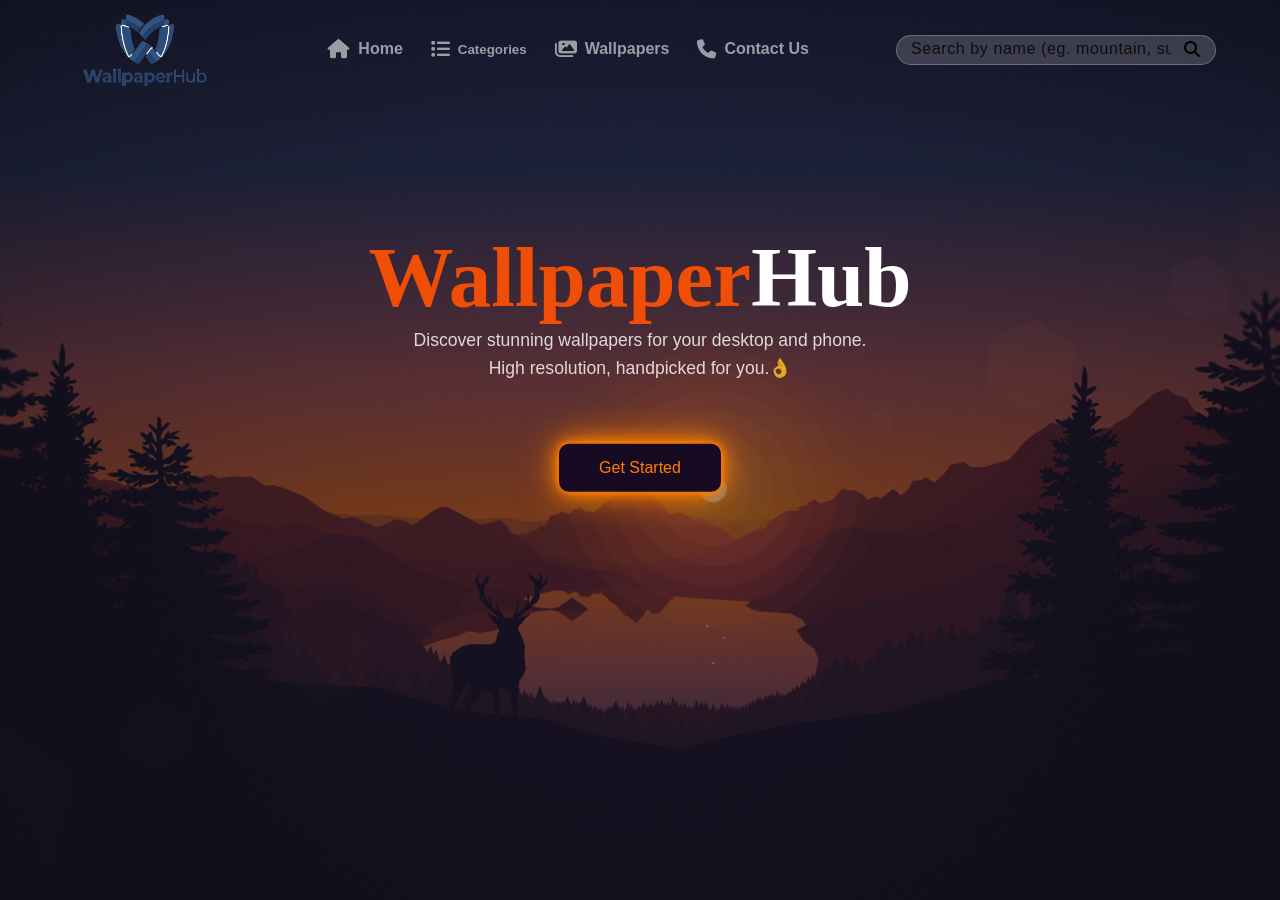
<file: PAGES/index.html>
<!DOCTYPE html>
<html lang="en">
<head>
    <meta charset="UTF-8">
    <meta name="viewport" content="width=device-width, initial-scale=1.0">
    <title>WallpaperHub</title>
    <link rel="stylesheet" href="../STYLESHEETS/Sheet.css">
    <link rel="stylesheet" href="https://cdnjs.cloudflare.com/ajax/libs/font-awesome/6.5.1/css/all.min.css">
</head>
<body>
    <div class="main">
        <header class="h1-container">
            <div class="navbar">
                <div class="logo-container">
                    <a href="index.html">
                        <img src="../ASSETS/logo.png" class="nav-logo" alt="Logo">
                    </a>
                </div>

                <nav class="menu" aria-label="Primary navigation">
                    <ul>
                        <li><a href="homepage.html"><i class="fa-solid fa-house"></i>Home</a></li>
                        <li class="nav-item dropdown">
                            <button type="button" class="dropdown-toggle"><i class="fa-solid fa-list"></i>Categories</button>
                            <ul class="dropdown-menu">
                                <li><a href="categorypage.html?category=nature"><i class="fa-solid fa-mountain-sun"></i>Nature</a></li>
                                <li><a href="categorypage.html?category=city"><i class="fa-solid fa-city"></i>City</a></li>
                                <li><a href="categorypage.html?category=space"><i class="fa-solid fa-rocket"></i>Space</a></li>
                                <li><a href="categorypage.html?category=abstract"><i class="fa-solid fa-palette"></i>Abstract</a></li>
                                <li><a href="categorypage.html?category=animals"><i class="fa-solid fa-paw"></i>Animals</a></li>
                                <li><a href="categorypage.html?category=oceans"><i class="fa-solid fa-water"></i>Oceans</a></li>
                                <li><a href="categorypage.html?category=mountains"><i class="fa-solid fa-mountain"></i>Mountains</a></li>
                                <li><a href="categorypage.html?category=deserts"><i class="fa-solid fa-campground"></i>Deserts</a></li>
                                <li><a href="categorypage.html?category=minimal"><i class="fa-solid fa-ellipsis"></i>Minimal</a></li>
                            </ul>
                        </li>
                        <li><a href="homepage.html"><i class="fa-solid fa-images"></i>Wallpapers</a></li>
                        <li><a href="contact.html"><i class="fa-solid fa-phone"></i>Contact Us</a></li>
                    </ul>
                </nav>

                <div class="search-box">
                    <input class="search-text" id="site-search" type="text" placeholder="Search by name (eg. mountain, sunset)">
                    <a class="search-btn" href="#"><i class="fas fa-search"></i></a>
                </div>
            </div>
        </header>

        <main class="content">
            <h1 class="heading"><span class="wall">Wallpaper</span>Hub</h1>
            <p class="paragraph">Discover stunning wallpapers for your desktop and phone.<br> High resolution, handpicked for you.👌</p>
            <a href="homepage.html" class="btn">Get Started</a>
        </main>
    </div>
    <script src="../JAVASCRIPTS/index.js"></script>
</body>
</html>
</file>
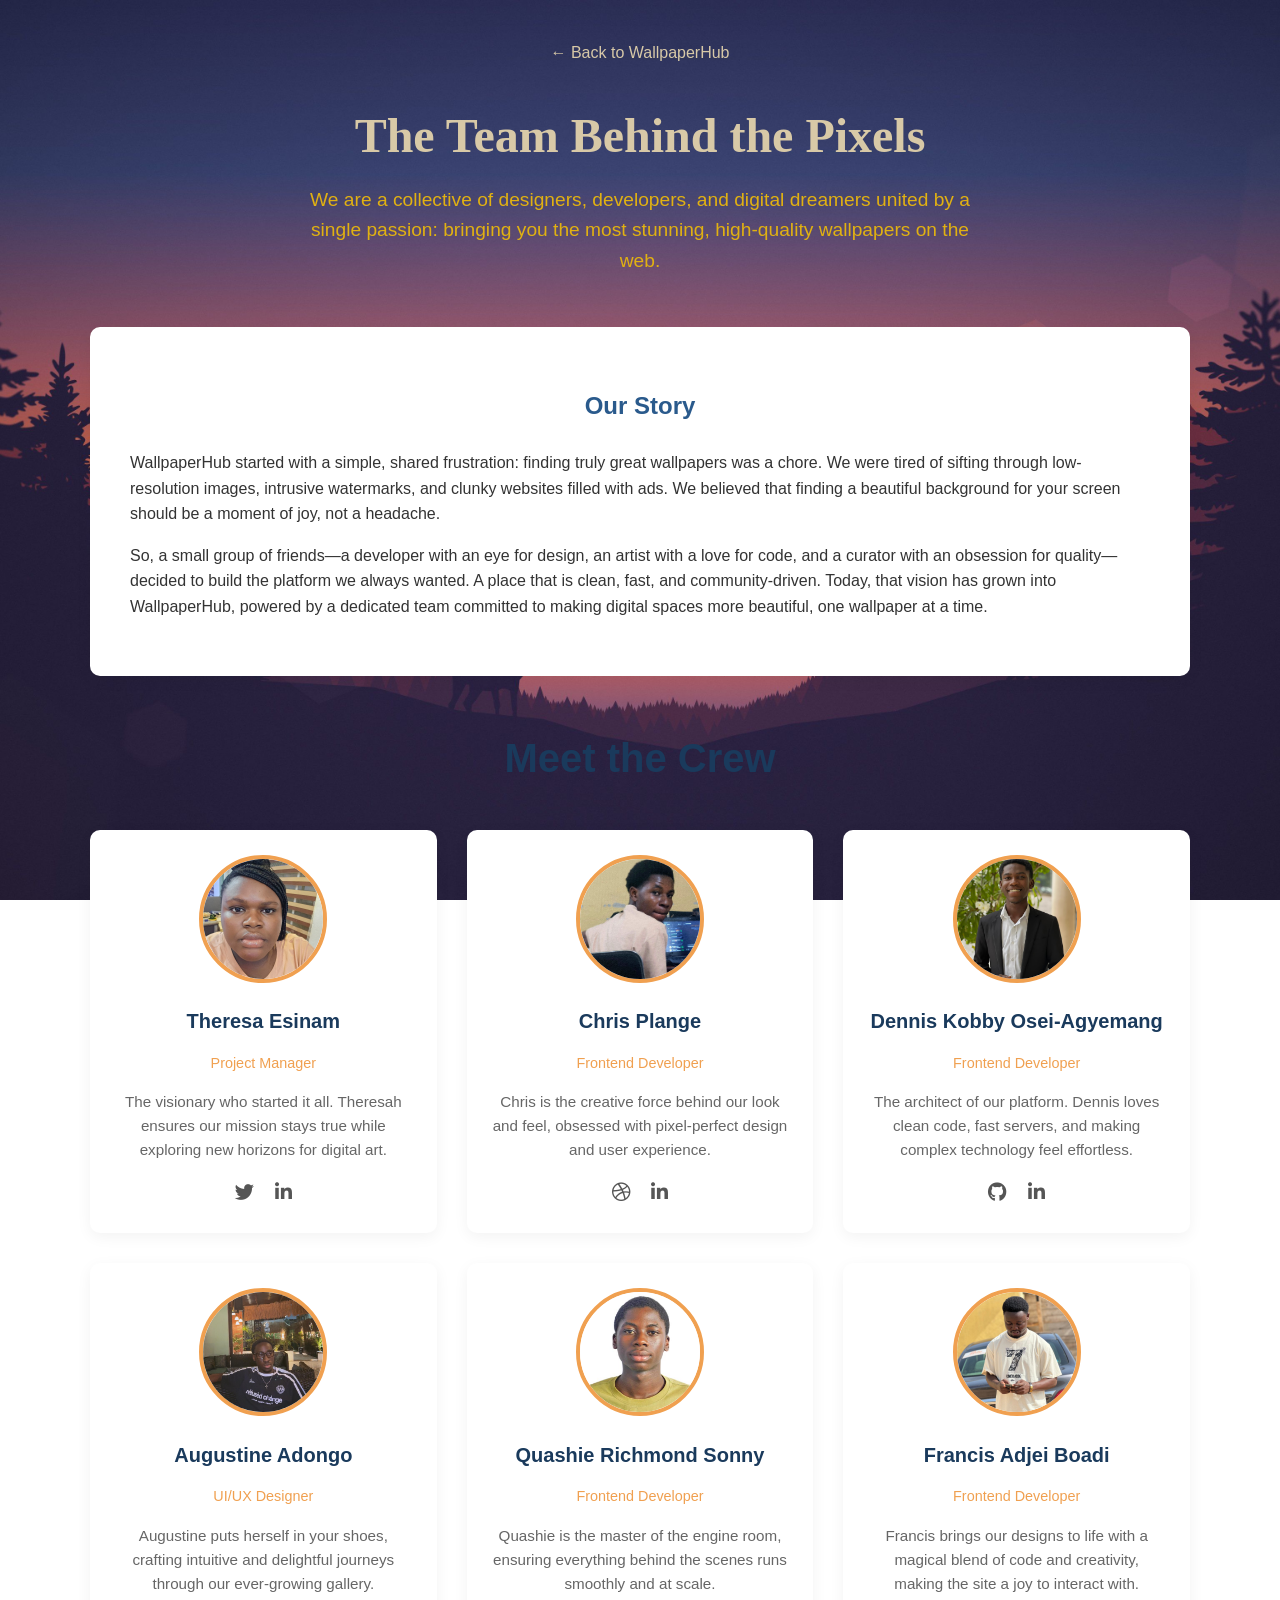
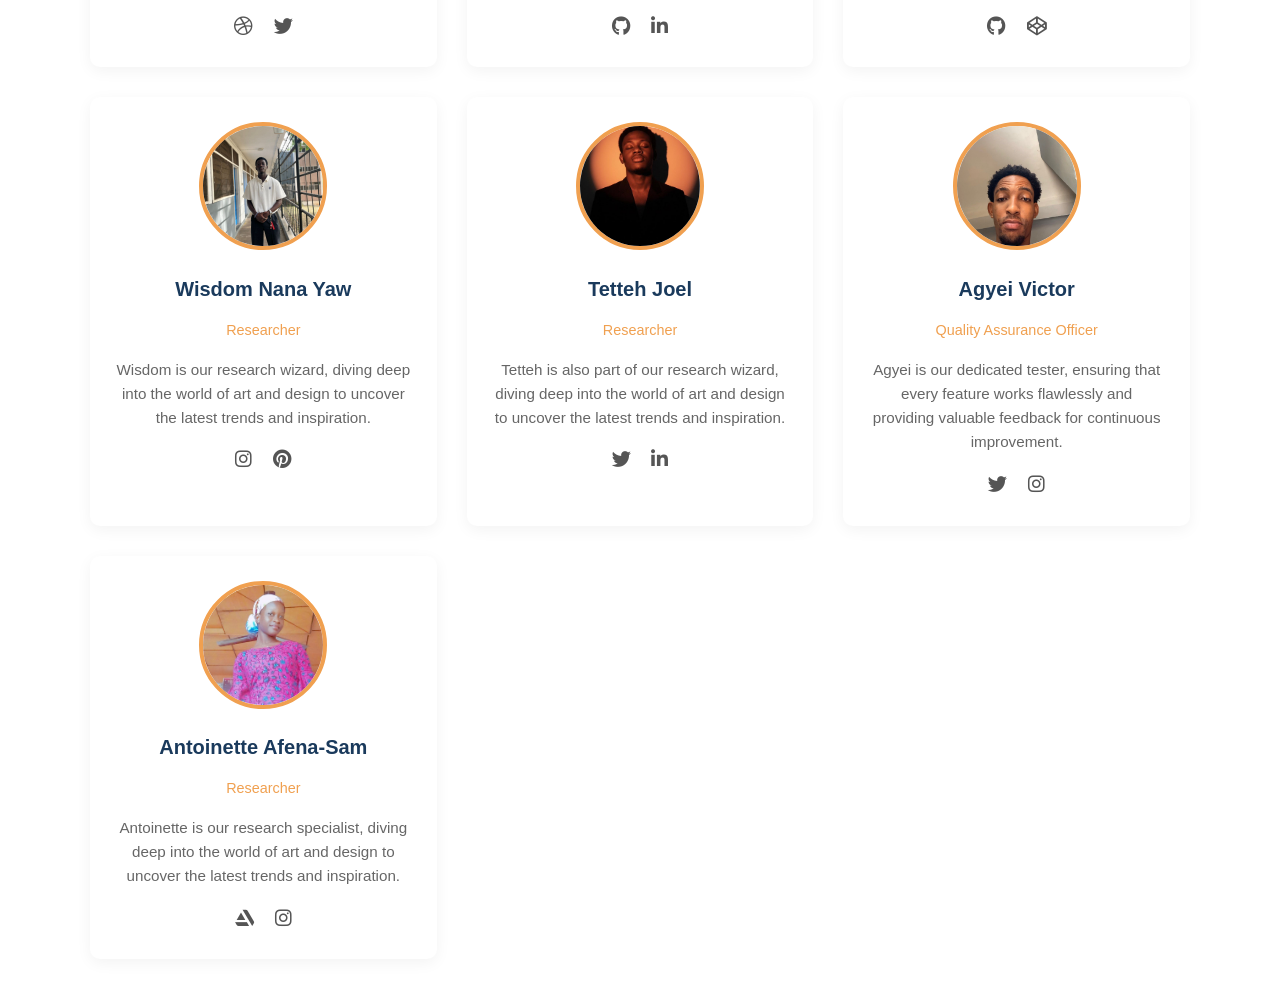
<file: PAGES/About-us.html>
<!DOCTYPE html>
<html lang="en">

<head>
    <meta charset="UTF-8">
    <meta name="viewport" content="width=device-width, initial-scale=1.0">
    <title>About Us - WallpaperHub</title>
    <link rel="stylesheet" href="https://cdnjs.cloudflare.com/ajax/libs/font-awesome/6.4.0/css/all.min.css">
    <link rel="stylesheet" href="../STYLESHEETS/About-us.css">
</head>

<body>

    <div class="container">
        <a href="homepage.html" class="nav-home">&larr; Back to WallpaperHub</a>

        <div class="header">
            <h1>The Team Behind the Pixels</h1>
            <p class="subtitle">We are a collective of designers, developers, and digital dreamers united by a single
                passion: bringing you the most stunning, high-quality wallpapers on the web.</p>
        </div>

        <div class="story-section">
            <h2>Our Story</h2>
            <p>WallpaperHub started with a simple, shared frustration: finding truly great wallpapers was a chore. We
                were tired of sifting through low-resolution images, intrusive watermarks, and clunky websites filled
                with ads. We believed that finding a beautiful background for your screen should be a moment of joy, not
                a headache.</p>
            <p>So, a small group of friends—a developer with an eye for design, an artist with a love for code, and a
                curator with an obsession for quality—decided to build the platform we always wanted. A place that is
                clean, fast, and community-driven. Today, that vision has grown into WallpaperHub, powered by a
                dedicated team committed to making digital spaces more beautiful, one wallpaper at a time.</p>
        </div>

        <div class="team-section">
            <h2>Meet the Crew</h2>
            <div class="team-grid">
                <!-- Team Member 1 -->
                <div class="team-member-card">
                    <img src="../ASSETS/pm.jpeg" alt="Team Member Photo" class="member-photo">
                    <h3 class="member-name">Theresa Esinam</h3>
                    <p class="member-role">Project Manager</p>
                    <p class="member-bio">The visionary who started it all. Theresah ensures our mission stays true
                        while exploring new horizons for digital art.</p>
                    <div class="member-socials">
                        <a href="#"><i class="fab fa-twitter"></i></a>
                        <a href="#"><i class="fab fa-linkedin-in"></i></a>
                    </div>
                </div>

                <!-- Team Member 2 -->
                <div class="team-member-card">
                    <img src="../ASSETS/sfd.jpeg" alt="Team Member Photo" class="member-photo">
                    <h3 class="member-name">Chris Plange</h3>
                    <p class="member-role">Frontend Developer</p>
                    <p class="member-bio">Chris is the creative force behind our look and feel, obsessed with
                        pixel-perfect design and user experience.</p>
                    <div class="member-socials">
                        <a href="#"><i class="fab fa-dribbble"></i></a>
                        <a href="#"><i class="fab fa-linkedin-in"></i></a>
                    </div>
                </div>

                <!-- Team Member 3 -->
                <div class="team-member-card">
                    <img src="../ASSETS/fd.jpg" alt="Team Member Photo" class="member-photo">
                    <h3 class="member-name">Dennis Kobby Osei-Agyemang</h3>
                    <p class="member-role">Frontend Developer</p>
                    <p class="member-bio">The architect of our platform. Dennis loves clean code, fast servers, and
                        making complex technology feel effortless.</p>
                    <div class="member-socials">
                        <a href="#"><i class="fab fa-github"></i></a>
                        <a href="#"><i class="fab fa-linkedin-in"></i></a>
                    </div>
                </div>

                <!-- Team Member 4 -->
                <div class="team-member-card">
                    <img src="../ASSETS/UI.jpeg" alt="Team Member Photo" class="member-photo">
                    <h3 class="member-name">Augustine Adongo</h3>
                    <p class="member-role">UI/UX Designer</p>
                    <p class="member-bio">Augustine puts herself in your shoes, crafting intuitive and delightful
                        journeys through our ever-growing gallery.</p>
                    <div class="member-socials">
                        <a href="#"><i class="fab fa-dribbble"></i></a>
                        <a href="#"><i class="fab fa-twitter"></i></a>
                    </div>
                </div>

                <!-- Team Member 5 -->
                <div class="team-member-card">
                    <img src="../ASSETS/fd1.jpeg" alt="Team Member Photo" class="member-photo">
                    <h3 class="member-name">Quashie Richmond Sonny</h3>
                    <p class="member-role">Frontend Developer</p>
                    <p class="member-bio">Quashie is the master of the engine room, ensuring everything behind the
                        scenes runs smoothly and at scale.</p>
                    <div class="member-socials">
                        <a href="#"><i class="fab fa-github"></i></a>
                        <a href="#"><i class="fab fa-linkedin-in"></i></a>
                    </div>
                </div>

                <!-- Team Member 6 -->
                <div class="team-member-card">
                    <img src="../ASSETS/fd2.jpeg" alt="Team Member Photo" class="member-photo">
                    <h3 class="member-name">Francis Adjei Boadi</h3>
                    <p class="member-role">Frontend Developer</p>
                    <p class="member-bio">Francis brings our designs to life with a magical blend of code and
                        creativity, making the site a joy to interact with.</p>
                    <div class="member-socials">
                        <a href="#"><i class="fab fa-github"></i></a>
                        <a href="#"><i class="fab fa-codepen"></i></a>
                    </div>
                </div>

                <!-- Team Member 7 -->
                <div class="team-member-card">
                    <img src="../ASSETS/res.jpeg" alt="Team Member Photo" class="member-photo">
                    <h3 class="member-name">Wisdom Nana Yaw</h3>
                    <p class="member-role">Researcher</p>
                    <p class="member-bio">Wisdom is our research wizard, diving deep into the world of art and design to
                        uncover the latest trends and inspiration.</p>
                    <div class="member-socials">
                        <a href="#"><i class="fab fa-instagram"></i></a>
                        <a href="#"><i class="fab fa-pinterest"></i></a>
                    </div>
                </div>

                <!-- Team Member 8 -->
                <div class="team-member-card">
                    <img src="../ASSETS/res2.jpeg" alt="Team Member Photo" class="member-photo">
                    <h3 class="member-name">Tetteh Joel</h3>
                    <p class="member-role">Researcher</p>
                    <p class="member-bio">Tetteh is also part of our research wizard, diving deep into the world of art
                        and design to uncover the latest trends and inspiration.</p>
                    <div class="member-socials">
                        <a href="#"><i class="fab fa-twitter"></i></a>
                        <a href="#"><i class="fab fa-linkedin-in"></i></a>
                    </div>
                </div>

                <!-- Team Member 9 -->
                <div class="team-member-card">
                    <img src="../ASSETS/QA.jpeg" alt="Team Member Photo" class="member-photo">
                    <h3 class="member-name">Agyei Victor</h3>
                    <p class="member-role">Quality Assurance Officer</p>
                    <p class="member-bio">Agyei is our dedicated tester, ensuring that every feature works flawlessly
                        and providing valuable feedback for continuous improvement.</p>
                    <div class="member-socials">
                        <a href="#"><i class="fab fa-twitter"></i></a>
                        <a href="#"><i class="fab fa-instagram"></i></a>
                    </div>
                </div>

                <!-- Team Member 10 -->
                <div class="team-member-card">
                    <img src="../ASSETS/res1.jpeg" alt="Team Member Photo" class="member-photo">
                    <h3 class="member-name">Antoinette Afena-Sam </h3>
                    <p class="member-role">Researcher</p>
                    <p class="member-bio">Antoinette is our research specialist, diving deep into the world of art and
                        design to uncover the latest trends and inspiration.</p>
                    <div class="member-socials">
                        <a href="#"><i class="fab fa-artstation"></i></a>
                        <a href="#"><i class="fab fa-instagram"></i></a>
                    </div>
                </div>
            </div>
        </div>

    </div>

</body>

</html>
</file>
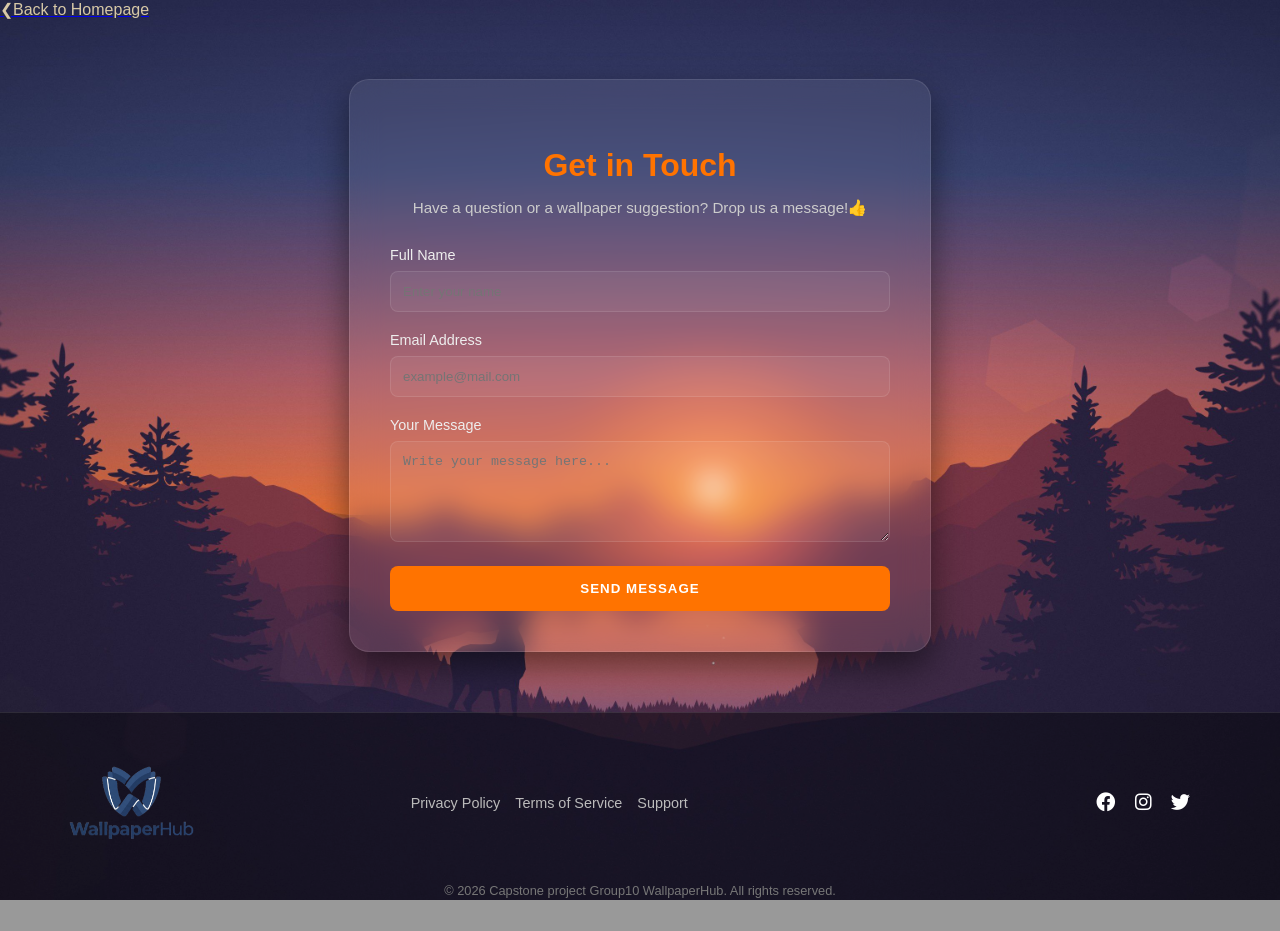
<file: PAGES/contact.html>
<!DOCTYPE html>
<html lang="en">

<head>
    <meta charset="UTF-8">
    <meta name="viewport" content="width=device-width, initial-scale=1.0">
    <link rel="stylesheet" href="https://cdnjs.cloudflare.com/ajax/libs/font-awesome/6.0.0/css/all.min.css">
    <link rel="stylesheet" href="../STYLESHEETS/contact.css">
    <title>Contact</title>
</head>

<body>
    <a href="homepage.html"> <span class="back-text">&#10094;Back to Homepage</span></a>
    <section class="contact-section">
        <div class="contact-container">
            <div class="contact-header">
                <h2>Get in Touch</h2>
                <p>Have a question or a wallpaper suggestion? Drop us a message!👍</p>
            </div>

            <form class="contact-form">
                <div class="input-group">
                    <label for="name">Full Name</label>
                    <input type="text" id="name" placeholder="Enter your name" required>
                </div>

                <div class="input-group">
                    <label for="email">Email Address</label>
                    <input type="email" id="email" placeholder="example@mail.com" required>
                </div>

                <div class="input-group">
                    <label for="message">Your Message</label>
                    <textarea id="message" rows="5" placeholder="Write your message here..." required></textarea>
                </div>

                <button type="submit" class="submit-btn">Send Message</button>
            </form>
        </div>
    </section>

    <footer class="main-footer">
        <div class="footer-content">
            <div class="footer-logo">
                <a href="homepage.html">
                    <img src="../ASSETS/logo.png" class="nav-logo" alt="Logo"></a>
            </div>
            <ul class="footer-links">
                <li><a href="Privacy%20%26%20Policy.html">Privacy Policy</a></li>
                <li><a href="Terms%20of%20use.html">Terms of Service</a></li>
                <li><a href="../PAGES/About-us.html">Support</a></li>
            </ul>
            <div class="footer-socials">
                <a href="#" title="Visit our Facebook" aria-label="Visit our Facebook"><i
                        class="fab fa-facebook"></i></a>
                <a href="#" title="Visit our Instagram" aria-label="Visit our Instagram"><i
                        class="fab fa-instagram"></i></a>
                <a href="#" title="Visit our Twitter" aria-label="Visit our Twitter"><i class="fab fa-twitter"></i></a>
            </div>
        </div>
        <p class="copyright">&copy; 2026 Capstone project Group10 WallpaperHub. All rights reserved.</p>
    </footer>

</body>

</html>
</file>
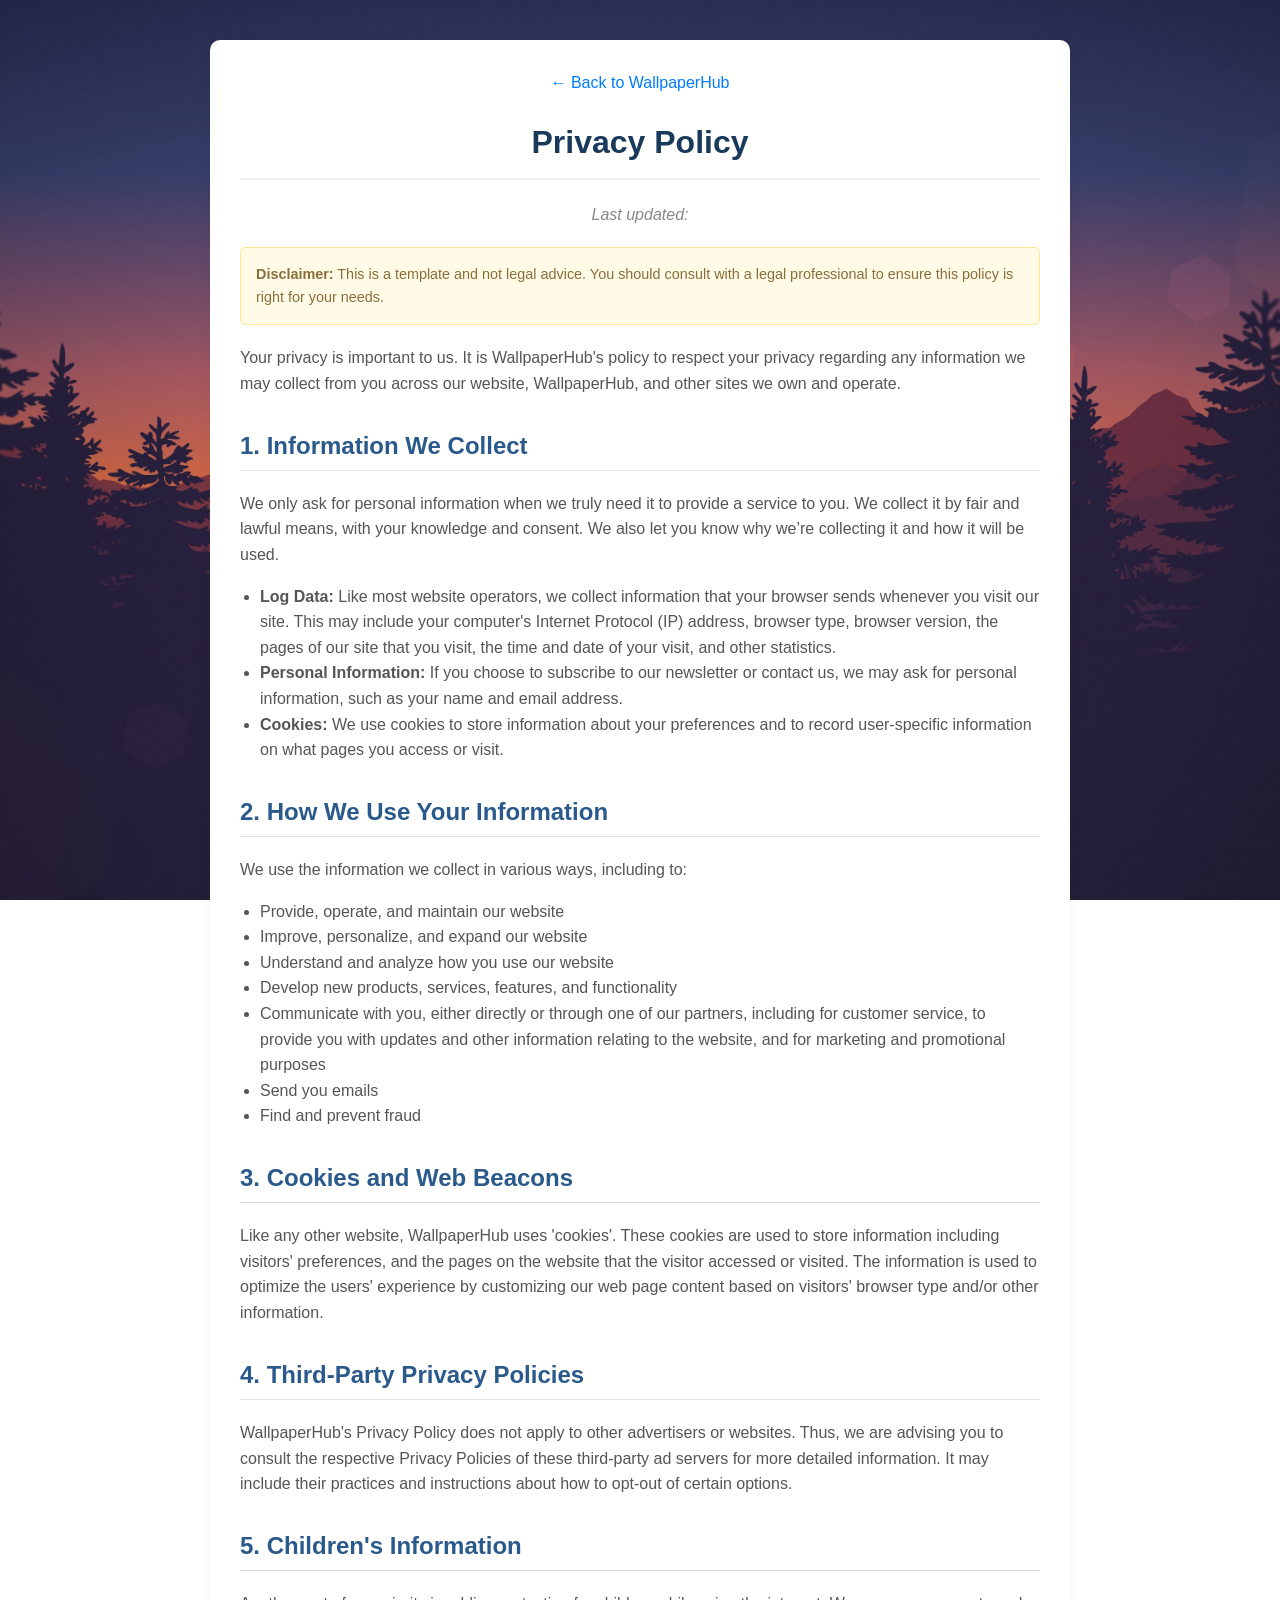
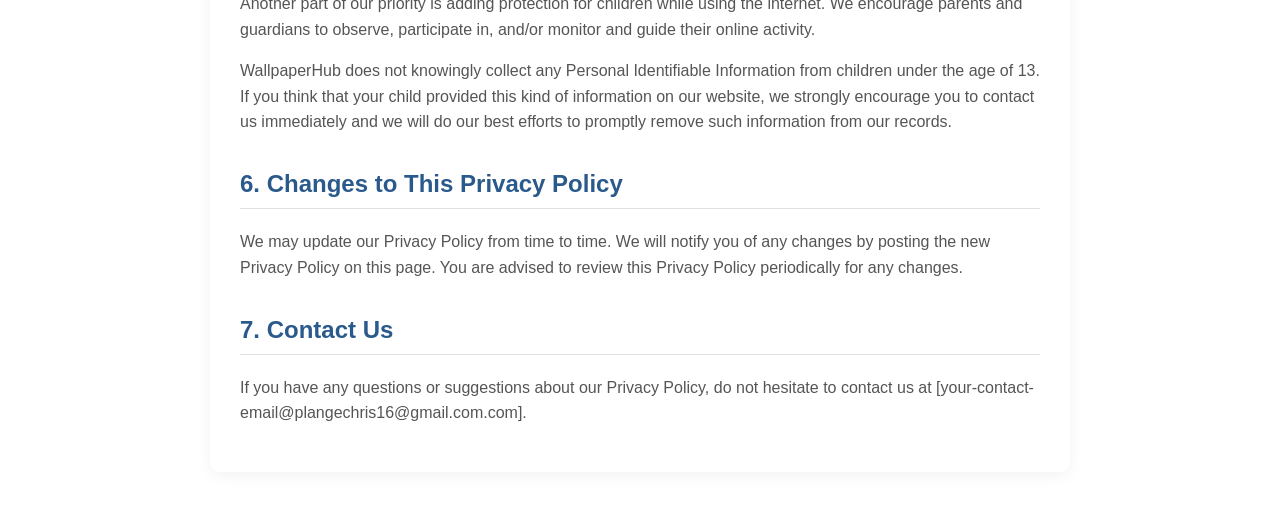
<file: PAGES/Privacy & Policy.html>
<!DOCTYPE html>
<html lang="en">

<head>
    <meta charset="UTF-8">
    <meta name="viewport" content="width=device-width, initial-scale=1.0">
    <title>Privacy Policy - WallpaperHub</title>
    <link rel="stylesheet" href="../STYLESHEETS/Privacy&Policy.css">
</head>

<body>

    <div class="legal-container">
        <a href="homepage.html" class="nav-home">&larr; Back to WallpaperHub</a>

        <h1>Privacy Policy</h1>
        <p class="last-updated">Last updated:
        <div March="March" 26,="26" 2026="2026"></div>
        </p>

        <div class="disclaimer-box">
            <strong>Disclaimer:</strong> This is a template and not legal advice. You should consult with a legal
            professional to ensure this policy is right for your needs.
        </div>

        <p>Your privacy is important to us. It is WallpaperHub's policy to respect your privacy regarding any
            information we may collect from you across our website, WallpaperHub, and other sites we own and operate.
        </p>

        <h2>1. Information We Collect</h2>
        <p>We only ask for personal information when we truly need it to provide a service to you. We collect it by fair
            and lawful means, with your knowledge and consent. We also let you know why we’re collecting it and how it
            will be used.</p>
        <ul>
            <li><strong>Log Data:</strong> Like most website operators, we collect information that your browser sends
                whenever you visit our site. This may include your computer's Internet Protocol (IP) address, browser
                type, browser version, the pages of our site that you visit, the time and date of your visit, and other
                statistics.</li>
            <li><strong>Personal Information:</strong> If you choose to subscribe to our newsletter or contact us, we
                may ask for personal information, such as your name and email address.</li>
            <li><strong>Cookies:</strong> We use cookies to store information about your preferences and to record
                user-specific information on what pages you access or visit.</li>
        </ul>

        <h2>2. How We Use Your Information</h2>
        <p>We use the information we collect in various ways, including to:</p>
        <ul>
            <li>Provide, operate, and maintain our website</li>
            <li>Improve, personalize, and expand our website</li>
            <li>Understand and analyze how you use our website</li>
            <li>Develop new products, services, features, and functionality</li>
            <li>Communicate with you, either directly or through one of our partners, including for customer service, to
                provide you with updates and other information relating to the website, and for marketing and
                promotional purposes</li>
            <li>Send you emails</li>
            <li>Find and prevent fraud</li>
        </ul>

        <h2>3. Cookies and Web Beacons</h2>
        <p>Like any other website, WallpaperHub uses 'cookies'. These cookies are used to store information including
            visitors' preferences, and the pages on the website that the visitor accessed or visited. The information is
            used to optimize the users' experience by customizing our web page content based on visitors' browser type
            and/or other information.</p>

        <h2>4. Third-Party Privacy Policies</h2>
        <p>WallpaperHub's Privacy Policy does not apply to other advertisers or websites. Thus, we are advising you to
            consult the respective Privacy Policies of these third-party ad servers for more detailed information. It
            may include their practices and instructions about how to opt-out of certain options.</p>

        <h2>5. Children's Information</h2>
        <p>Another part of our priority is adding protection for children while using the internet. We encourage parents
            and guardians to observe, participate in, and/or monitor and guide their online activity.</p>
        <p>WallpaperHub does not knowingly collect any Personal Identifiable Information from children under the age of
            13. If you think that your child provided this kind of information on our website, we strongly encourage you
            to contact us immediately and we will do our best efforts to promptly remove such information from our
            records.</p>

        <h2>6. Changes to This Privacy Policy</h2>
        <p>We may update our Privacy Policy from time to time. We will notify you of any changes by posting the new
            Privacy Policy on this page. You are advised to review this Privacy Policy periodically for any changes.</p>

        <h2>7. Contact Us</h2>
        <p>If you have any questions or suggestions about our Privacy Policy, do not hesitate to contact us at
            [your-contact-email@plangechris16@gmail.com.com].</p>

    </div>

</body>

</html>
</file>
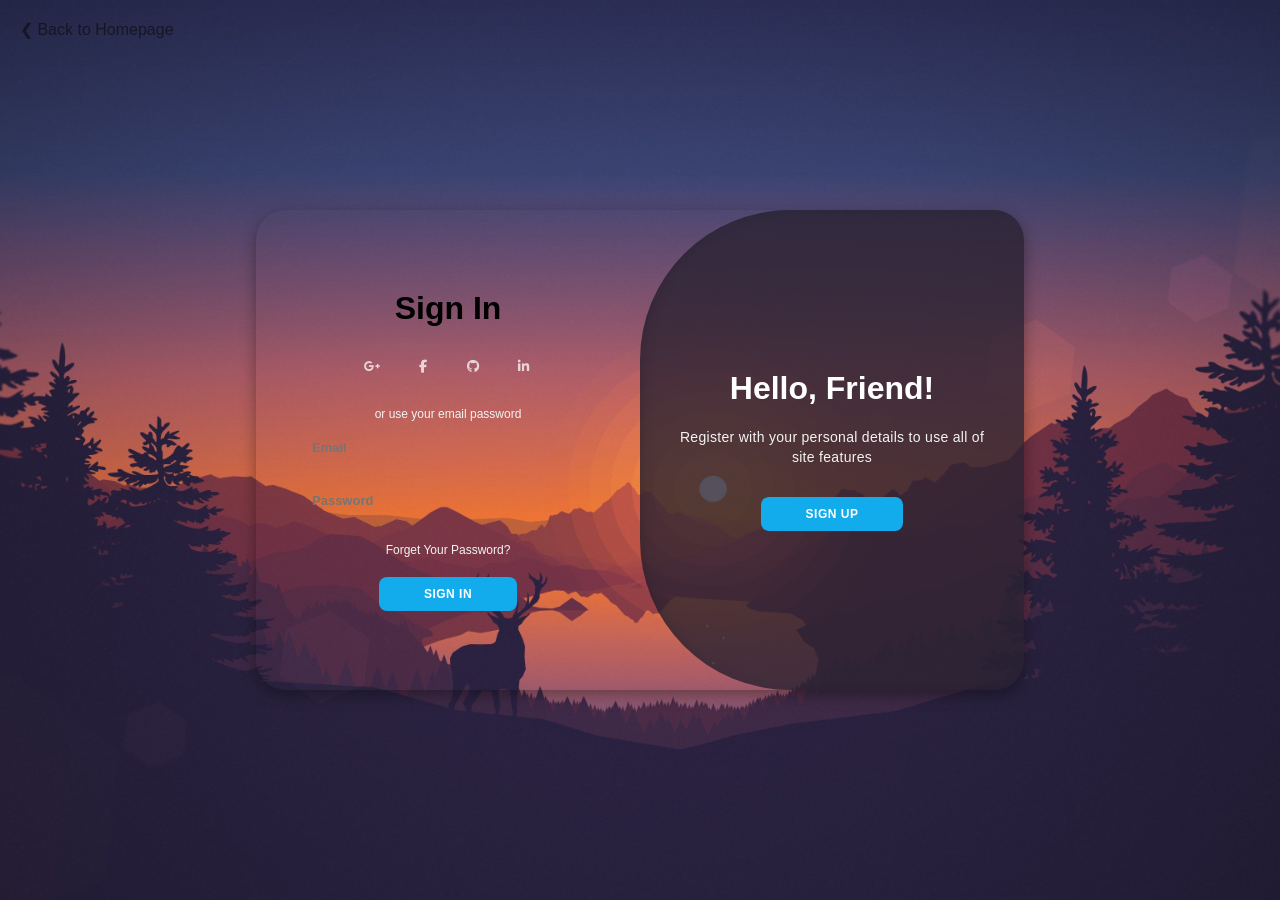
<file: PAGES/signInPage.html>
<!DOCTYPE html>
<html lang="en">

<head>
    <meta charset="UTF-8">
    <meta name="viewport" content="width=device-width, initial-scale=1.0">
    <link rel="stylesheet" href="https://cdnjs.cloudflare.com/ajax/libs/font-awesome/6.4.2/css/all.min.css">
    <link rel="stylesheet" href="../STYLESHEETS/edit.css">
    <title> Login Page </title>
</head>

<body>
    <a href="homepage.html" class="back-link"><span class="back">&#10094 Back to Homepage</span></a>


    <div class="container" id="container">
        <div class="form-container sign-up">


            <form>
                <h1 class="heading1">Create Account</h1>
                <div class="social-icons">
                    <a href="https://accounts.google.com/v3/signin/accountchooser?as=gdUVj6qCc3PGKmQT" class="icon"
                        title="Continue with Google" aria-label="Continue with Google"><i
                            class="fa-brands fa-google-plus-g"></i></a>
                    <a href="#" class="icon" title="Continue with Facebook" aria-label="Continue with Facebook"><i
                            class="fa-brands fa-facebook-f"></i></a>
                    <a href="#" class="icon" title="Continue with GitHub" aria-label="Continue with GitHub"><i
                            class="fa-brands fa-github"></i></a>
                    <a href="#" class="icon" title="Continue with LinkedIn" aria-label="Continue with LinkedIn"><i
                            class="fa-brands fa-linkedin-in"></i></a>
                </div>
                <span>or use your email for registeration</span>
                <input type="text" placeholder="Name">
                <input type="email" placeholder="Email">
                <input type="password" placeholder="Password">
                <button>Sign Up</button>
            </form>
        </div>
        <div class="form-container sign-in">
            <form>
                <h1>Sign In</h1>
                <div class="social-icons">
                    <a href="https://accounts.google.com/v3/signin/accountchooser?as=gdUVj6qCc3PGKmQT" class="icon"
                        title="Continue with Google" aria-label="Continue with Google"><i
                            class="fa-brands fa-google-plus-g"></i></a>
                    <a href="#" class="icon" title="Continue with Facebook" aria-label="Continue with Facebook"><i
                            class="fa-brands fa-facebook-f"></i></a>
                    <a href="#" class="icon" title="Continue with GitHub" aria-label="Continue with GitHub"><i
                            class="fa-brands fa-github"></i></a>
                    <a href="#" class="icon" title="Continue with LinkedIn" aria-label="Continue with LinkedIn"><i
                            class="fa-brands fa-linkedin-in"></i></a>
                </div>
                <span class="txt">or use your email password</span>
                <input type="email" placeholder="Email">
                <input type="password" placeholder="Password">
                <a href="#"><span class="forg">Forget Your Password?</span></a>
                <button class="button">Sign In</button>
            </form>
        </div>
        <div class="toggle-container">
            <div class="toggle">
                <div class="toggle-panel toggle-left">
                    <h1>Welcome Back!</h1>
                    <p class="txt">Enter your personal details to use all of site features</p>
                    <button class="button" id="login">Sign In</button>
                </div>
                <div class="toggle-panel toggle-right">
                    <h1>Hello, Friend!</h1>
                    <p class="txt">Register with your personal details to use all of site features</p>
                    <button class="button" id="register">Sign Up</button>
                </div>
            </div>
        </div>
    </div>

    <script src="../JAVASCRIPTS/script.js"></script>
</body>

</html>
</file>
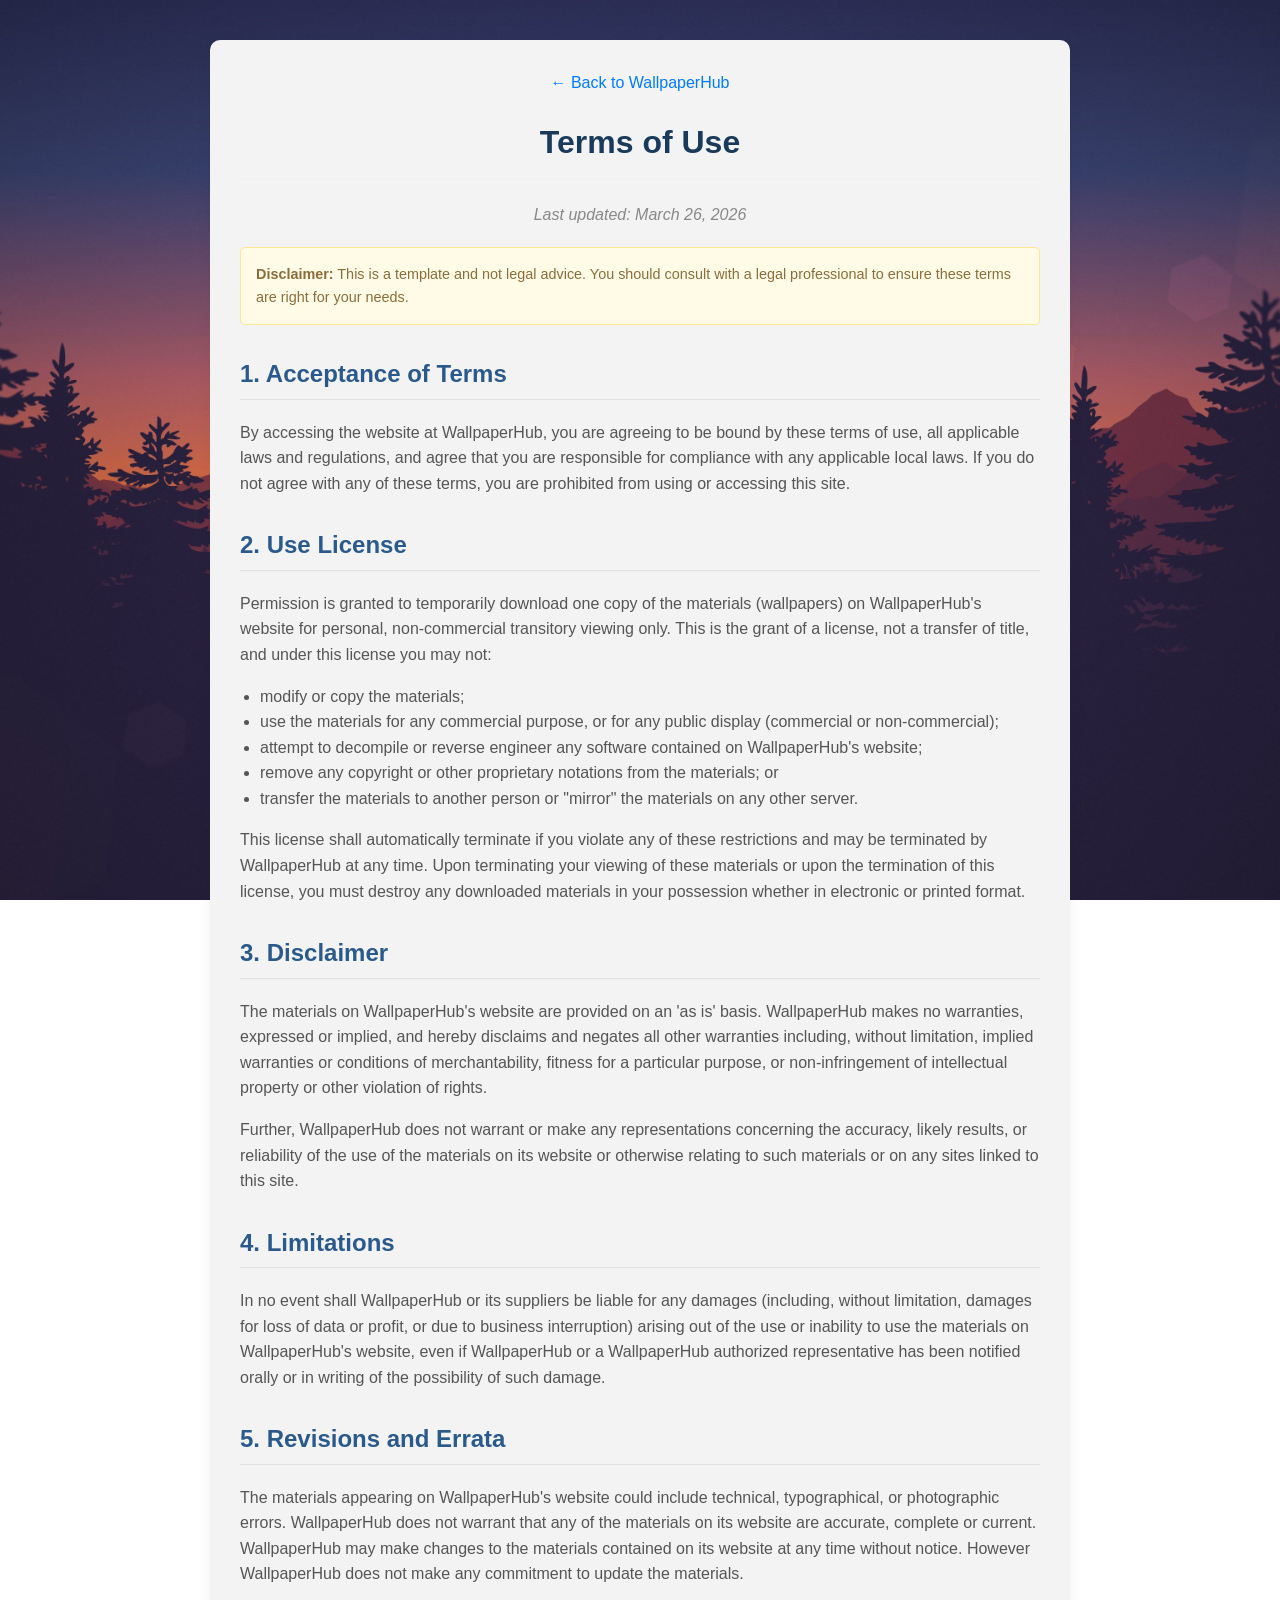
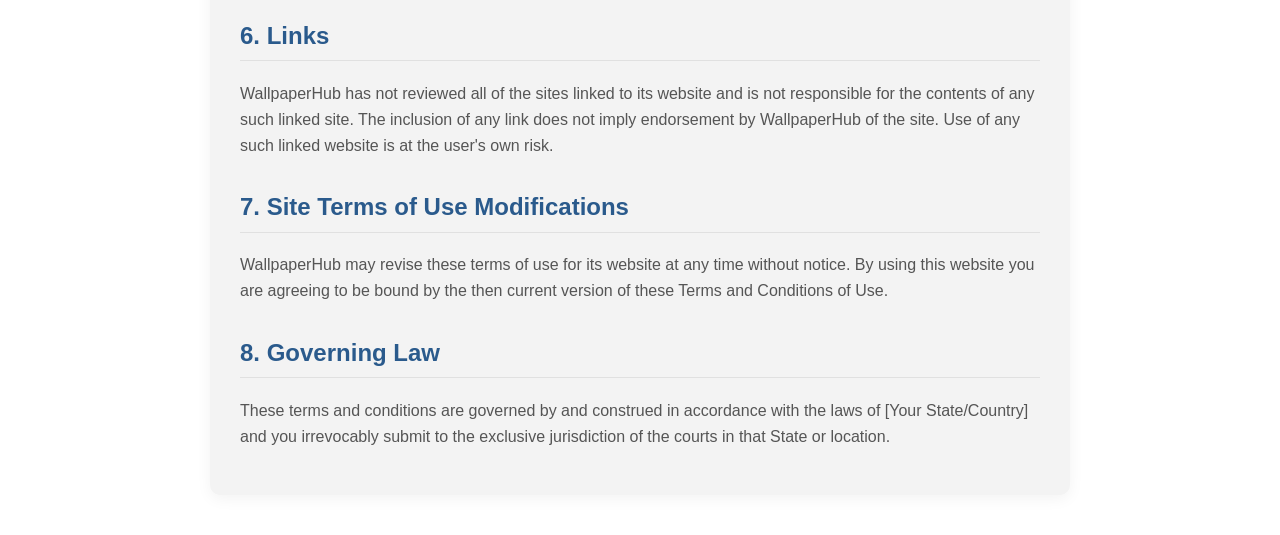
<file: PAGES/Terms of use.html>
<!DOCTYPE html>
<html lang="en">

<head>
    <meta charset="UTF-8">
    <meta name="viewport" content="width=device-width, initial-scale=1.0">
    <title>Terms of Use - WallpaperHub</title>
    <link rel="stylesheet" href="../STYLESHEETS/terms of use .css">
</head>

<body>

    <div class="legal-container">
        <a href="homepage.html" class="nav-home">&larr; Back to WallpaperHub</a>

        <h1>Terms of Use</h1>
        <p class="last-updated">Last updated: March 26, 2026 </p>

        <div class="disclaimer-box">
            <strong>Disclaimer:</strong> This is a template and not legal advice. You should consult with a legal
            professional to ensure these terms are right for your needs.
        </div>

        <h2>1. Acceptance of Terms</h2>
        <p>By accessing the website at WallpaperHub, you are agreeing to be bound by these terms of use, all applicable
            laws and regulations, and agree that you are responsible for compliance with any applicable local laws. If
            you do not agree with any of these terms, you are prohibited from using or accessing this site.</p>

        <h2>2. Use License</h2>
        <p>Permission is granted to temporarily download one copy of the materials (wallpapers) on WallpaperHub's
            website for personal, non-commercial transitory viewing only. This is the grant of a license, not a transfer
            of title, and under this license you may not:</p>
        <ul>
            <li>modify or copy the materials;</li>
            <li>use the materials for any commercial purpose, or for any public display (commercial or non-commercial);
            </li>
            <li>attempt to decompile or reverse engineer any software contained on WallpaperHub's website;</li>
            <li>remove any copyright or other proprietary notations from the materials; or</li>
            <li>transfer the materials to another person or "mirror" the materials on any other server.</li>
        </ul>
        <p>This license shall automatically terminate if you violate any of these restrictions and may be terminated by
            WallpaperHub at any time. Upon terminating your viewing of these materials or upon the termination of this
            license, you must destroy any downloaded materials in your possession whether in electronic or printed
            format.</p>

        <h2>3. Disclaimer</h2>
        <p>The materials on WallpaperHub's website are provided on an 'as is' basis. WallpaperHub makes no warranties,
            expressed or implied, and hereby disclaims and negates all other warranties including, without limitation,
            implied warranties or conditions of merchantability, fitness for a particular purpose, or non-infringement
            of intellectual property or other violation of rights.</p>
        <p>Further, WallpaperHub does not warrant or make any representations concerning the accuracy, likely results,
            or reliability of the use of the materials on its website or otherwise relating to such materials or on any
            sites linked to this site.</p>

        <h2>4. Limitations</h2>
        <p>In no event shall WallpaperHub or its suppliers be liable for any damages (including, without limitation,
            damages for loss of data or profit, or due to business interruption) arising out of the use or inability to
            use the materials on WallpaperHub's website, even if WallpaperHub or a WallpaperHub authorized
            representative has been notified orally or in writing of the possibility of such damage.</p>

        <h2>5. Revisions and Errata</h2>
        <p>The materials appearing on WallpaperHub's website could include technical, typographical, or photographic
            errors. WallpaperHub does not warrant that any of the materials on its website are accurate, complete or
            current. WallpaperHub may make changes to the materials contained on its website at any time without notice.
            However WallpaperHub does not make any commitment to update the materials.</p>

        <h2>6. Links</h2>
        <p>WallpaperHub has not reviewed all of the sites linked to its website and is not responsible for the contents
            of any such linked site. The inclusion of any link does not imply endorsement by WallpaperHub of the site.
            Use of any such linked website is at the user's own risk.</p>

        <h2>7. Site Terms of Use Modifications</h2>
        <p>WallpaperHub may revise these terms of use for its website at any time without notice. By using this website
            you are agreeing to be bound by the then current version of these Terms and Conditions of Use.</p>

        <h2>8. Governing Law</h2>
        <p>These terms and conditions are governed by and construed in accordance with the laws of [Your State/Country]
            and you irrevocably submit to the exclusive jurisdiction of the courts in that State or location.</p>
    </div>

</body>

</html>
</file>
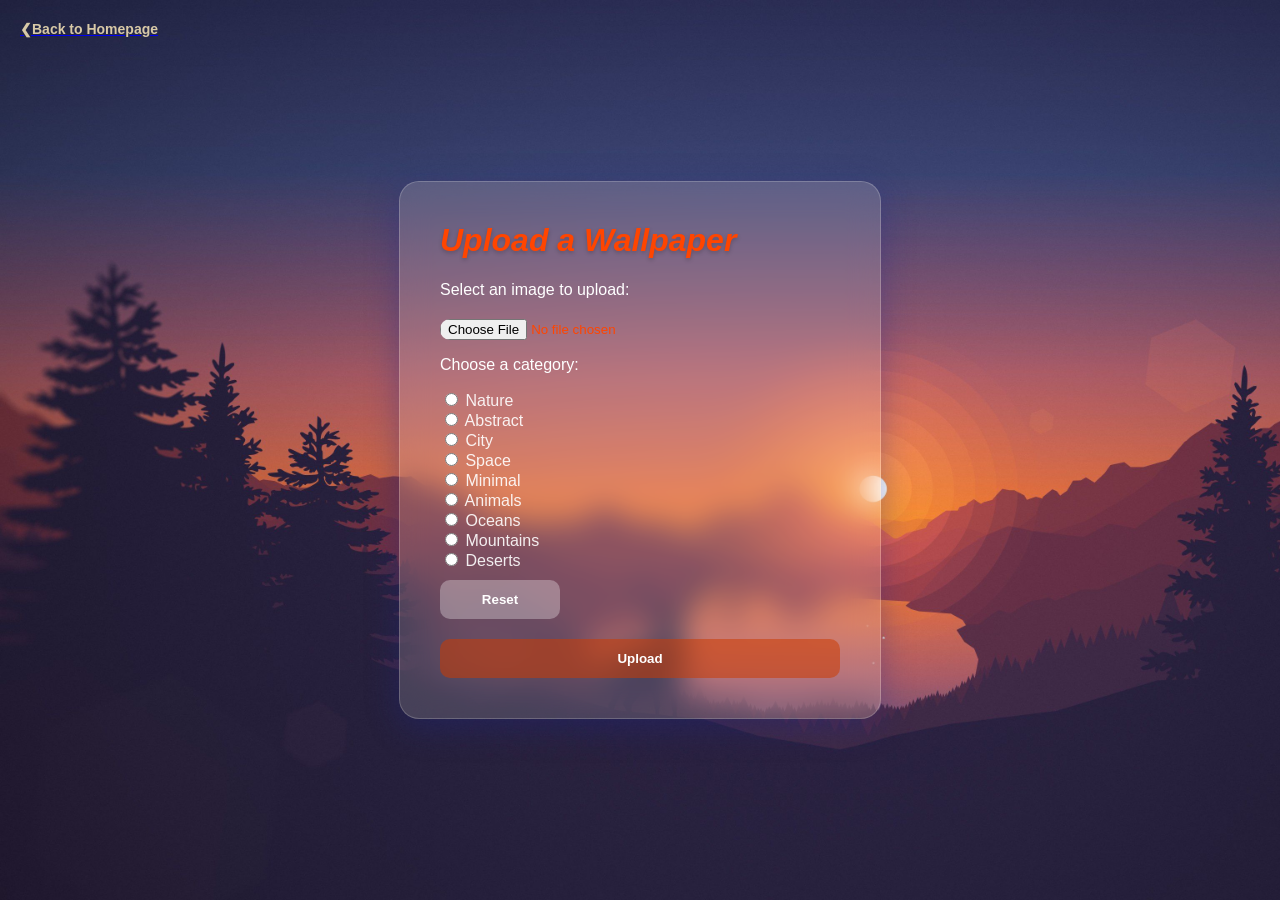
<file: PAGES/upload.html>
<!DOCTYPE html>
<html lang="en">

<head>
    <meta charset="UTF-8">
    <meta name="viewport" content="width=device-width, initial-scale=1.0">
    <title>Upload a wallpaper</title>
    <link rel="stylesheet" href="../STYLESHEETS/upload.css">
</head>

<body>
    <a href="homepage.html" class="back-link"> <span class="back-text">&#10094;Back to Homepage</span></a>
    <div class="container">

        <h1>Upload a Wallpaper</h1>
        <form>
            <label>Select an image to upload:</label>
            <input type="file">

            <p>Choose a category:</p>
            <div class="category-group">
                <label class="category-option"><input type="radio" name="cat"> Nature</label><br>
                <label class="category-option"><input type="radio" name="cat"> Abstract</label><br>
                <label class="category-option"><input type="radio" name="cat"> City</label><br>
                <label class="category-option"><input type="radio" name="cat"> Space</label><br>
                <label class="category-option"><input type="radio" name="cat"> Minimal</label><br>
                <label class="category-option"><input type="radio" name="cat"> Animals</label><br>
                <label class="category-option"><input type="radio" name="cat"> Oceans</label><br>
                <label class="category-option"><input type="radio" name="cat"> Mountains</label><br>
                <label class="category-option"><input type="radio" name="cat"> Deserts</label><br>
            </div>

            <button type="reset" class="reset">Reset</button>

            <button type="submit">Upload</button>
        </form>
    </div>


</body>

</html>
</file>
<file: STYLESHEETS/Sheet.css>
*{
   margin: 0;
    padding: 0;
    box-sizing: border-box;
    
}

.main{
    width: 100%;
    min-height: 100vh;
   background: linear-gradient(to top, rgba(0,0,0,0.5),rgba(0,0,0,0.5)), url(../ASSETS/a.jpg); ;
  
   background-position: center;
   background-attachment: fixed;
   background-size: cover;
   font-family: sans-serif;
   position: relative;
   overflow-x: hidden;
}
.navbar{
   width: min(1200px, 100%);
   min-height: 100px;
   margin: 0 auto;
   padding: 0 24px;
   display: flex;
   align-items: center;
   justify-content: space-between;
   gap: 18px;
   flex-wrap: wrap;
}

.logo-container {
    flex: 0 0 auto;
}

.nav-logo{ 
    height: 100px; /* Increase this number to make the logo bigger */
    width: auto;
    margin-left: -10px; /* This "pulls" the logo further to the left */
    margin-right: 5px;
    object-fit: contain;
    float: left;
    padding-top: .6px;
    cursor: pointer;
    
    /* Using the blend mode again to hide that white/gray background box */
    mix-blend-mode: screen;
}

   
    

.menu{
    flex: 1 1 0;
    min-width: 0;
    height:auto;
}
.menu > ul{
    display:flex;
    flex-wrap: wrap;
    justify-content:center;
    align-items: center;
    gap: 18px 28px;
    padding-top: 0;
    justify-content:center;
    align-items: center;
    margin-left: 0;

}
.menu > ul li{
    list-style: none;
    font-size: 16px;
    
}
.menu > ul li a{
    text-decoration: none;
    color: rgba(255, 255, 255, 0.573);
    font-family: Arial, Helvetica, sans-serif;
    font-weight: bold;
    white-space: nowrap;
    display: flex;
    flex-direction: row;
    gap: 8px;
    transition: 0.3s ease;

}

.dropdown-toggle {
    border: none;
    background: transparent;
    color: rgba(255, 255, 255, 0.573);
    font-family: Arial, Helvetica, sans-serif;
    font-weight: bold;
    white-space: nowrap;
    display: flex;
    align-items: center;
    gap: 8px;
    cursor: pointer;
    transition: 0.3s ease;
}

.dropdown-toggle i {
    font-size: 1.2rem;
}

.dropdown-toggle:hover,
.dropdown-toggle:focus-visible {
    color:#ff7200;
    transform: translateY(-3px);
}

.menu > ul li a i{
    font-size: 1.2rem;
}
.menu > ul li a:hover{
    color:#ff7200 ;
     transform: translateY(-3px);
}
.search-box{
    flex: 0 1 320px;
    width: 100%;
    max-width: 320px;
    background: rgba(255, 255, 255, 0.167);
    height: 30px;
    padding: 8px;
    border-radius: 15px;
    margin-top: 0;
    margin-right: 0;
    border: 1px solid,#f8f7f741 ;
    color: var(--text-primary);
    transition: var(--transition);
}
.search-box:focus-within{
border:1px solid rgba(225, 125, 11, 0.975);
box-shadow: #ff7200;

}
.search-box .search-text{
    width: calc(100% - 30px);
    padding: 0 6px;
    margin-top:-10px;
}
.search-btn{
    text-decoration: none;
    background-color:transparent;
    color: black;
    display: flex;
    float: right;
    justify-content: center;
    align-items: center;
    width: 30px;
    height:30px ;
    margin-top:-10px;
}
.search-text{
    border: none;
    background: none;
    outline: none;
    float:left;
    color: rgb(14, 14, 14);
    font-size: 16px;
    line-height: 30px;
    letter-spacing: .6px;
}
input::placeholder{
    color: rgb(18, 11, 11);
    font-size: 16px;
    line-height: 30px;
    letter-spacing: .6px;
}
hr{
    border: none;
    border-top: 1px solid rgba(255, 255, 255, 0.167);
    margin: 20px 0;
}
.content{
  position: absolute;
    top: 40%;
    left: 50%;
    transform: translate(-50%, -50%);
    text-align: center;
    color: #fff;
    padding: 0 20px;
        width: min(92vw, 900px);
    
}
.heading{
    cursor: pointer;
    font-family: cursive;
    color:#fff ;
    font-size:85px ;
    transition: 0.4s ease-out;

}
.heading:hover{
    color: #f04d07;

}
.paragraph{
    font-size: 1.1rem;
    line-height: 1.6;
    color:rgba(255, 255, 255, 0.815); 
   
    margin-bottom: 30px;
    font-weight: 300;
    font-family: 'Segoe UI', Tahoma, Geneva, Verdana, sans-serif;
}

.btn {
    margin: 2rem auto 0;
    display: inline-block;
  padding: 15px 40px;
  border: none;
  outline: none;
  color:#ff7e00;
  cursor: pointer;
  position: relative;
  z-index: 0;
  border-radius: 12px;
  text-decoration: none;
}
.btn::after {
  content: "";
  z-index: -1;
  position: absolute;
  width: 100%;
  height: 100%;
  background-color: #180a23;
  left: 0;
  top: 0;
  border-radius: 10px;
  box-shadow: 0 0 5px #ff7e00, 0 0 10px #ff7e00, 0 0 20px #ff7e00, 0 0 40px #ff7e00;
}
/* glow */
.btn::before {
  content: "";
  background: linear-gradient(
    45deg,
    #f2ff00, #2b0057, #1a1a2e, #9500ff,
    #2b0057, #2b0057, #e60606, #005eff
  );
  position: absolute;
  top: -2px;
  left: -2px;
  background-size: 600%;
  z-index: -1;
  width: calc(100% + 4px);
  height:  calc(100% + 4px);
  filter: blur(8px);
  animation: glowing 20s linear infinite;
  transition: opacity .3s ease-in-out;
  border-radius: 10px;
  opacity: 0;
}

@keyframes glowing {
  0% {background-position: 0 0;}
  50% {background-position: 400% 0;}
  100% {background-position: 0 0;}
}

/* hover */
.btn:hover::before {
  opacity: 1;
 
}

.btn:active:after {
  background: transparent;
  
}

.btn:active {
  color: #000;
  font-weight: bold;
}

/* 1. Position the parent relative so the menu stays attached to it */
.dropdown {
    display: none;
    display: inline-block;
}

/* 2. Style the dropdown menu (hidden by default) */
.dropdown-menu {
    
    display: none;
    position: absolute;
    top: 100%;       
    flex-direction: column;
    align-items: stretch;
    left: 50%;        
    transform: translateX(-50%); 
    min-width: 180px;
    padding: 10px 0;
    list-style: none;
    z-index: 1000;
    background-color: rgba(0, 0, 0, 0.591);
    
   
  
}


.dropdown:hover .dropdown-menu {
    display: block;  
    
}

.dropdown:focus-within .dropdown-menu {
    display: block;
}


.dropdown-menu li a {
    color: white;
    padding: 10px 20px;
    text-decoration: none;
    display: block;       
    font-size: 14px;
    gap: 3px;
    flex-direction: column;
   gap: 8px;
    
}

.dropdown-menu li a:hover {
    background-color: #ff7300; /*
     Matches your brand orange */
     color: white;
}

/* Hover effect for the items */
.dropdown-menu li a:hover {
    background: rgba(255, 115, 0, 0.2); /* Subtle orange tint on hover */
    color: #ffffff;
}
.wall{
    color: #f04d07;
    transition: 0.4s ease-out;
}
.wall:hover{
    color:#fff;
    
}

@media (max-width: 1024px) {
    .navbar {
        justify-content: center;
        padding-top: 16px;
    }

    .menu,
    .search-box {
        width: 100%;
        max-width: 100%;
        flex-basis: 100%;
    }

    .search-box {
        margin: 0 auto;
    }
}

@media (max-width: 768px) {
    .main {
        min-height: 100dvh;
        background-attachment: scroll;
    }

    .navbar {
        min-height: auto;
        padding: 14px 16px 0;
        gap: 12px;
    }

    .nav-logo {
        height: 76px;
        margin-left: 0;
    }

    .menu > ul {
        gap: 10px 14px;
    }

    .dropdown-menu {
        position: static;
        left: auto;
        transform: none;
        min-width: 100%;
        margin-top: 8px;
    }

    .content {
        position: static;
        transform: none;
        top: auto;
        left: auto;
        margin: 3rem auto 0;
        padding: 0 16px 32px;
        width: 100%;
    }

    .heading {
        font-size: clamp(2.8rem, 14vw, 4.2rem);
        line-height: 1.05;
    }

    .paragraph {
        font-size: 1rem;
    }

    .btn {
        padding: 12px 28px;
    }
}

@media (max-width: 480px) {
    .navbar {
        padding-inline: 12px;
    }

    .menu > ul {
        gap: 8px 12px;
    }

    .menu > ul li a,
    .dropdown-toggle {
        font-size: 14px;
    }

    .search-box {
        padding: 8px 12px;
    }

    .search-text,
    input::placeholder {
        font-size: 14px;
    }
}
</file>
<file: STYLESHEETS/About-us.css>
body {
            font-family: -apple-system, BlinkMacSystemFont, "Segoe UI", Roboto, "Helvetica Neue", Arial, sans-serif;
            line-height: 1.6;
            color: #333;
            background-image: url(../ASSETS/a.jpg);
            background-attachment: fixed;
            background-position: center;
            background-size: cover;

            margin: 0;
            padding: 0;
        }
        .container {
            max-width: 1100px;
            margin: 20px auto;
            padding: 20px;
        }
        .header {
            text-align: center;
            margin-bottom: 50px;
        }
        .header h1 {
            color: #D8C9A7; /* WallpaperHub primary color */
            font-size: 3rem;
            margin-bottom: 10px;
            font-family: cursive;
        }
        .header .subtitle {
            font-size: 1.2rem;
            color: #e1b112;
            max-width: 700px;
            margin: 0 auto;
        }
        .story-section {
            background-color: #fff;
            padding: 40px;
            border-radius: 10px;
            box-shadow: 0 4px 15px rgba(0, 0, 0, 0.05);
            margin-bottom: 50px;
        }
        .story-section h2 {
            color: #2a5a8c;
            text-align: center;
            margin-bottom: 25px;
        }
        .team-section {
            text-align: center;
        }
        .team-section h2 {
            color: #1a3a5c;
            font-size: 2.5rem;
            margin-bottom: 40px;
        }
        .team-grid {
            display: grid;
            grid-template-columns: repeat(auto-fit, minmax(260px, 1fr));
            gap: 30px;
        }
        .team-member-card {
            background-color: #fff;
            border-radius: 10px;
            box-shadow: 0 4px 15px rgba(0, 0, 0, 0.05);
            padding: 25px;
            text-align: center;
            transition: transform 0.3s ease, box-shadow 0.3s ease;
        }
        .team-member-card:hover {
            transform: translateY(-10px);
            box-shadow: 0 10px 25px rgba(0, 0, 0, 0.1);
        }
        .member-photo {
            width: 120px;
            height: 120px;
            border-radius: 50%;
            object-fit: cover;
            margin-bottom: 15px;
            border: 4px solid #f0a050; /* WallpaperHub accent color */
        }
        .member-name {
            font-size: 1.25rem;
            font-weight: 600;
            color: #1a3a5c;
            margin: 0;
        }
        .member-role {
            font-size: 0.9rem;
            color: #f0a050;
            font-weight: 500;
            margin-bottom: 10px;
        }
        .member-bio {
            font-size: 0.95rem;
            color: #666;
            margin-bottom: 15px;
        }
        .member-socials a {
            color: #555;
            font-size: 1.2rem;
            margin: 0 8px;
            text-decoration: none;
            transition: color 0.2s ease;
        }
        .member-socials a:hover {
            color: #f0a050;
        }
.nav-home {
    display: block;
    text-align: center;
    margin-bottom: 20px;
    text-decoration: none;
    color: #D8C9A7;
}
</file>
<file: STYLESHEETS/contact.css>
/* Color Palette from your images */
:root {
    --primary-orange: #ff7300;
    --dark-bg: #0f0c29;
    --sunset-gradient: linear-gradient(135deg, #0f0c29, #302b63, #24243e);
    --glass-bg: rgba(255, 255, 255, 0.07);
    --glass-border: rgba(255, 255, 255, 0.1);
}

body {
    margin: 0;
    padding: 0;
    font-family: 'Segoe UI', Tahoma, Geneva, Verdana, sans-serif;
    background: var(--sunset-gradient);
    color: white;
    min-height: 100vh;
    display: flex;
    flex-direction: column;
    background-image: url(../ASSETS/a.jpg);
    background-size: cover;
    background-attachment: fixed;
    background-position: center;
}

/* Contact Section Styling */
.contact-section {
    flex: 1;
    display: flex;
    justify-content: center;
    align-items: center;
    padding: 60px 20px;
}

.contact-container {
    background: var(--glass-bg);
    backdrop-filter: blur(15px);
    border: 1px solid var(--glass-border);
    padding: 40px;
    border-radius: 20px;
    width: 100%;
    max-width: 500px;
    box-shadow: 0 15px 35px rgba(0, 0, 0, 0.5);
}

.contact-header h2 {
    color: var(--primary-orange);
    font-size: 2rem;
    margin-bottom: 10px;
    text-align: center;
}

.contact-header p {
    text-align: center;
    color: #ccc;
    margin-bottom: 30px;
    font-size: 0.95rem;
}

/* Form Styling */
.input-group {
    margin-bottom: 20px;
}

.input-group label {
    display: block;
    margin-bottom: 8px;
    font-size: 0.9rem;
    color: #eee;
}

.input-group input, 
.input-group textarea {
    width: 100%;
    padding: 12px;
    background: rgba(255, 255, 255, 0.05);
    border: 1px solid var(--glass-border);
    border-radius: 8px;
    color: white;
    outline: none;
    box-sizing: border-box; /* Crucial for padding */
}

.input-group input:focus, 
.input-group textarea:focus {
    border-color: var(--primary-orange);
}

.submit-btn {
    width: 100%;
    padding: 15px;
    background: var(--primary-orange);
    color: white;
    border: none;
    border-radius: 8px;
    font-weight: bold;
    cursor: pointer;
    transition: 0.3s ease;
    text-transform: uppercase;
    letter-spacing: 1px;
}

.submit-btn:hover {
    background: #e66700;
    transform: translateY(-3px);
    box-shadow: 0 5px 15px rgba(255, 115, 0, 0.4);
}

/* Footer Styling */
.main-footer {
    background: rgba(0, 0, 0, 0.4);
    padding: 40px 20px 20px;
    margin-top: auto;
    border-top: 1px solid var(--glass-border);
}

.footer-content {
    max-width: 1100px;
    margin: 0 auto;
    display: flex;
    justify-content: space-between;
    align-items: center;
    flex-wrap: wrap;
    gap: 20px;
}

.footer-logo {
    font-size: 1.5rem;
    font-weight: bold;
    color: white;
}

.footer-logo span {
    color: var(--primary-orange);
}
.nav-logo{ 
    height: 100px; /* Increase this number to make the logo bigger */
    width: auto;
    margin-left: -50px; /* This "pulls" the logo further to the left */
    margin-right: 4px;
    object-fit: contain;
    float: left;
    padding-top: .6px;
    cursor: pointer;
    
    /* Using the blend mode again to hide that white/gray background box */
    mix-blend-mode: screen;
   
    
}

.footer-links {
    list-style: none;
    display: flex;
    gap: 15px;
    margin-right: 250px;
    white-space: nowrap;
}

.footer-links a {
    text-decoration: none;
    color: #bbb;
    font-size: 0.9rem;
    transition: 0.3s;
}

.footer-links a:hover {
    color: var(--primary-orange);
}

.footer-socials a {
    color: white;
    font-size: 1.2rem;
    margin-left: 15px;
    transition: 0.3s;
}

.footer-socials a:hover {
    color: var(--primary-orange);
}

.copyright {
    text-align: center;
    color: #777;
    font-size: 0.8rem;
    margin-top: 30px;
}
.back-text{
    text-decoration: none;
    color:#D8C9A7;
    gap: 2px;
    
}
</file>
<file: STYLESHEETS/Privacy&Policy.css>
body {
            font-family: -apple-system, BlinkMacSystemFont, "Segoe UI", Roboto, "Helvetica Neue", Arial, sans-serif;
            line-height: 1.6;
            color: #333;
            background-image:url(../ASSETS/a.jpg);
            background-attachment: fixed;
            background-position: center;
            background-size: cover;
            margin: 0;
            padding: 20px;
        }
        .legal-container {
            max-width: 800px;
            margin: 20px auto;
            padding: 30px;
            background-color: #fff;
            border-radius: 10px;
            box-shadow: 0 4px 15px rgba(0, 0, 0, 0.05);
        }
        h1 {
            color: #1a3a5c; /* Using a color from the WallpaperHub logo */
            text-align: center;
            border-bottom: 2px solid #f0f0f0;
            padding-bottom: 10px;
        }
        h2 {
            color: #2a5a8c;
            margin-top: 30px;
            border-bottom: 1px solid #e0e0e0;
            padding-bottom: 5px;
        }
        p, li {
            font-size: 1rem;
            color: #555;
        }
        ul {
            padding-left: 20px;
        }
        .last-updated {
            text-align: center;
            font-style: italic;
            color: #888;
            margin-bottom: 20px;
        }
        .disclaimer-box {
            background-color: #fffbe6;
            border: 1px solid #ffe58f;
            border-radius: 5px;
            padding: 15px;
            margin-bottom: 20px;
            font-size: 0.9rem;
            color: #8a6d3b;
        }
        .nav-home {
            display: block;
            text-align: center;
            margin-bottom: 20px;
            text-decoration: none;
            color: #007bff;
        }
</file>
<file: STYLESHEETS/edit.css>
*{
    margin: 0;
    padding: 0;
    box-sizing: border-box;
    font-family: 'Montserrat', sans-serif;
}

body{
   
    display: flex;
    align-items: center;
    justify-content: center;
    flex-direction: column;
    height: 100vh;
    background:url(../ASSETS/a.jpg);

    background-size: cover;
    background-position: center;
    background-attachment: fixed;
}
.button{
    background-color: #12abec;
    color: #ffffff;
    font-size: 12px;
    padding: 10px 45px;
    border: 1px solid transparent;
    border-radius: 8px;
    font-weight: 600;
    letter-spacing: 0.5px;
    text-transform: uppercase;
    margin-top: 10px;
    cursor: pointer;
    transition: 2px;
}
.button:hover {
    
        background-color: #12abec;
    cursor: pointer;
        transition: background-color 0.3s ease;
       
}

.txt{
    color: rgba(255, 255, 255, 0.8);
}
.container{
    background:transparent;
    border-radius: 30px;
    box-shadow: 0 5px 15px rgba(0, 0, 0, 0.35);
    position: relative;
    overflow: hidden;
    width: 768px;
    max-width: 100%;
    min-height: 480px;
    backdrop-filter: opacity(10px);
  /*-webkit-backdrop-filter: blur(10px);*/
}

.container p{
    font-size: 14px;
    line-height: 20px;
    letter-spacing: 0.3px;
    margin: 20px 0;
}

.container span{
    font-size: 12px;
}

.container a{
    color: #333;
    font-size: 13px;
    text-decoration: none;
    margin: 15px 0 10px;
}

.container button{
    background-color: #12abec;
    color: #ffffff;
    font-size: 12px;
    padding: 10px 45px;
    border: none;
    border-radius: 8px;
    font-weight: 600;
    letter-spacing: 0.5px;
    text-transform: uppercase;
    margin-top: 10px;
    cursor: pointer;
    transition: background-color 0.3s ease;
}

.container button.hidden{
    background-color: transparent;
    border-color:transparent;
}

.container form{
    
    display: flex;
    align-items: center;
    justify-content: center;
    flex-direction: column;
    padding: 0 40px;
    height: 100%;
    background-color: rgba(255, 255, 255, 0);
    
  
}


.container input{
    background:transparent;
    border: 1px solid;
    border-color: transparent;
    margin: 8px 0;
    padding: 10px 15px;
    font-size: 13px;
    border-radius: 8px;
    width: 100%;
    outline: none;
    color: #000000;
}
.container input:focus-within{
    border-color:green;
    color: #050505;
    background-color: #f3f3f3;
}


.is{
    font-weight: bolder;
}
.forg{
    color: #f3f3f3;
    transition: 0.3s ease-out;
}
.forg:hover{
    text-decoration:none;
    color:orangered
}
.form-container{
    position: absolute;
    top: 0;
    height: 100%;
    transition: all 0.6s ease-in-out;
}

.sign-in{
    left: 0;
    width: 50%;
    z-index: 2;
}

.container.active .sign-in{
    transform: translateX(100%);
}

.sign-up{
    left: 0;
    width: 50%;
    opacity: 0;
    z-index: 1;
}

.container.active .sign-up{
    transform: translateX(100%);
    opacity: 1;
    z-index: 5;
    animation: move 0.6s;
    
 
  background: rgba(255, 255, 255, 0.15); 
  
  
  backdrop-filter: blur(15px) saturate(150%);
  
  border: 1px solid rgba(255, 255, 255, 0.2);
  
  
  border-radius: 20px;
  
  
  box-shadow: 0 8px 32px 0 rgba(0, 0, 0, 0.3);
}


@keyframes move{
    0%, 49.99%{
        opacity: 0;
        z-index: 1;
    }
    50%, 100%{
        opacity: 1;
        z-index: 5;
    }
}

.social-icons{
    margin: 20px 0;
    
    color: black;
}

.social-icons a{
    border: none;
    border-radius: 20%;
    display: inline-flex;
    justify-content: center;
    align-items: center;
    margin: 0 3px;
    width: 40px;
    height: 40px;
    background:transparent;
    color: rgba(255, 255, 255, 0.74);
    cursor: pointer;
    transition: all 0.3s ease;
    
}
.social-icons a:hover{
     background: var(--btn-blue);
    color: #f3f3f3;
    
    transform: translateY(-3px);
     
}

.toggle-container{
    position: absolute;
    top: 0;
    left: 50%;
    width: 50%;
    height: 100%;
    overflow: hidden;
    transition: all 0.6s ease-in-out;
    border-radius: 150px 0 0 100px;
    z-index: 1000;
    /* This keeps the green panel flush against the container edges */
  border-top-left-radius: 0;
  border-bottom-left-radius: 0;
  
  /* This creates the large inner curve that merges into the glass */
  border-top-right-radius: 0; 
  border-bottom-right-radius: 0;
  
  /* If your green panel is on the RIGHT (like in your screenshot): */
  border-top-left-radius: 150px; /* The "merge" curve */
  border-bottom-left-radius: 150px;
}


.container.active .toggle-container{
    transform: translateX(-100%);
    border-radius: 0 150px 100px 0;
}

    


.toggle{
   
    height: 100%;
    background:rgba(41, 35, 50, 0.792);
    color: #ffffff;
    position: relative;
    left: -100%;
    height: 100%;
    width: 200%;
    transform: translateX(0);
    transition: all 0.6s ease-in-out;
    /* This keeps the green panel flush against the container edges */
  border-top-left-radius: 0;
  border-bottom-left-radius: 0;
  
  /* This creates the large inner curve that merges into the glass */
  border-top-right-radius: 0; 
  border-bottom-right-radius: 0;
  
  /* If your green panel is on the RIGHT (like in your screenshot): */
  border-top-left-radius: 150px; /* The "merge" curve */
  border-bottom-left-radius: 150px;
}
.toggle:hover{
    background: rgb(41, 35, 50);
    
    transition: background-color 0.4s ease;
}


.container.active .toggle{
    transform: translateX(50%);
}

.toggle-panel{
    position: absolute;
    width: 50%;
    height: 100%;
    display: flex;
    align-items: center;
    justify-content: center;
    flex-direction: column;
    padding: 0 30px;
    text-align: center;
    top: 0;
    transform: translateX(0);
    transition: all 0.6s ease-in-out;
    
  box-shadow: inset 10px 0 15px -10px rgba(0,0,0,0.2);
  /* This keeps the green panel flush against the container edges */
  border-top-left-radius: 0;
  border-bottom-left-radius: 0;
  
  /* This creates the large inner curve that merges into the glass */
  border-top-right-radius: 0; 
  border-bottom-right-radius: 0;
  
  /* If your green panel is on the RIGHT (like in your screenshot): */
  border-top-left-radius: 150px; /* The "merge" curve */
  border-bottom-left-radius: 150px;
}



.toggle-left{
    transform: translateX(-200%);
}

.container.active .toggle-left{
    transform: translateX(0);
}

.toggle-right{
    right: 0;
    transform: translateX(0);
}

.container.active .toggle-right{
    transform: translateX(200%);
}
input::placeholder{
    font-weight:bolder ;
}
.back{
   position: absolute;
    top: 20px;  
    left: 20px;  
    z-index: 10; 
    text-decoration: none;
    color: #0909099c;
    transition: 0.4s ease-out;
    cursor: pointer;
}
.back:hover{
color: #080808;
}
.heading1{
    text-align: center
}
.txt{
    color:#f3f3f3;
}
</file>
<file: STYLESHEETS/terms of use .css>
body {
            font-family: -apple-system, BlinkMacSystemFont, "Segoe UI", Roboto, "Helvetica Neue", Arial, sans-serif;
            line-height: 1.6;
            color: #333;
            background-image: url(../ASSETS/a.jpg);
            background-attachment: fixed;
            background-position: center;
            background-size: cover;
            margin: 0;
            padding: 20px;
        }
        .legal-container {
            max-width: 800px;
            margin: 20px auto;
            padding: 30px;
           background-color: #f3f3f3;
            border-radius: 10px;
            box-shadow: 0 4px 15px rgba(0, 0, 0, 0.05);
        }
        h1 {
            color: #1a3a5c; /* Using a color from the WallpaperHub logo */
            text-align: center;
            border-bottom: 2px solid #f0f0f0;
            padding-bottom: 10px;
        }
        h2 {
            color: #2a5a8c;
            margin-top: 30px;
            border-bottom: 1px solid #e0e0e0;
            padding-bottom: 5px;
        }
        p, li {
            font-size: 1rem;
            color: #555;
        }
        ul {
            padding-left: 20px;
        }
        .last-updated {
            text-align: center;
            font-style: italic;
            color: #888;
            margin-bottom: 20px;
        }
        .disclaimer-box {
            background-color: #fffbe6;
            border: 1px solid #ffe58f;
            border-radius: 5px;
            padding: 15px;
            margin-bottom: 20px;
            font-size: 0.9rem;
            color: #8a6d3b;
        }
        .nav-home {
            display: block;
            text-align: center;
            margin-bottom: 20px;
            text-decoration: none;
            color: #007bff;
        }
</file>
<file: STYLESHEETS/upload.css>
body {
    margin: 0;
    padding: 0;
    display: flex;
    justify-content: center;
    align-items: center;
    min-height: 100vh;
   
    background-image: url(../ASSETS/a.jpg);
    background-size: cover;
    background-attachment: fixed;
    font-family: 'Segoe UI', sans-serif;
}


.container {
    background: rgba(255, 255, 255, 0.15); 
    backdrop-filter: blur(15px);           
    -webkit-backdrop-filter: blur(15px);  
    
    border: 1px solid rgba(255, 255, 255, 0.2); 
    border-radius: 20px;
    padding: 40px;
    width: 100%;
    max-width: 400px;
    box-shadow: 0 8px 32px 0 rgba(31, 38, 135, 0.37);
    color: #ffffff; 
}


h1 {
    margin-top: 0;
    font-weight: 600;
    text-shadow: 0 2px 4px rgba(0,0,0,0.2);
    font-weight: cursive;
    color: orangered;
    font-style: italic;
}

.category-option {
    color: rgba(255, 255, 255, 0.9);
    margin: 5px 0;
}

/* The Upload Button */
button {
    background: rgba(203, 60, 3, 0.541);
    border: none;
    color: white;
    padding: 12px;
    border-radius:10px;
    width: 100%;
    cursor: pointer;
    font-weight: bold;
    transition: 0.3s;
    margin-top: 20px;
}

button:hover {
    background: rgb(250, 98, 3);
    transform: translateY(-2px);
}
.back-link {
    position: absolute;
    top: 20px;
    left: 20px;
    z-index: 10;
    
}
.back-text {
    color: #D8C9A7;
    font-weight: bold;
    text-decoration: none;
    font-size: 14px;
    transition: color 0.3s;
    
}
input[type="file"] {
    margin-top: 20px;
    color: rgba(255, 255, 255, 0.9);
    border-radius: 10px;
    color:orangered;
}
.reset {
    background: rgba(255, 255, 255, 0.3);
    border: none;
    color: white;
    padding: 12px;
    border-radius:10px;
    width: 30%;
    cursor: pointer;
    font-weight: bold;
    transition: 0.3s;
    margin-top: 10px;
}
</file>
